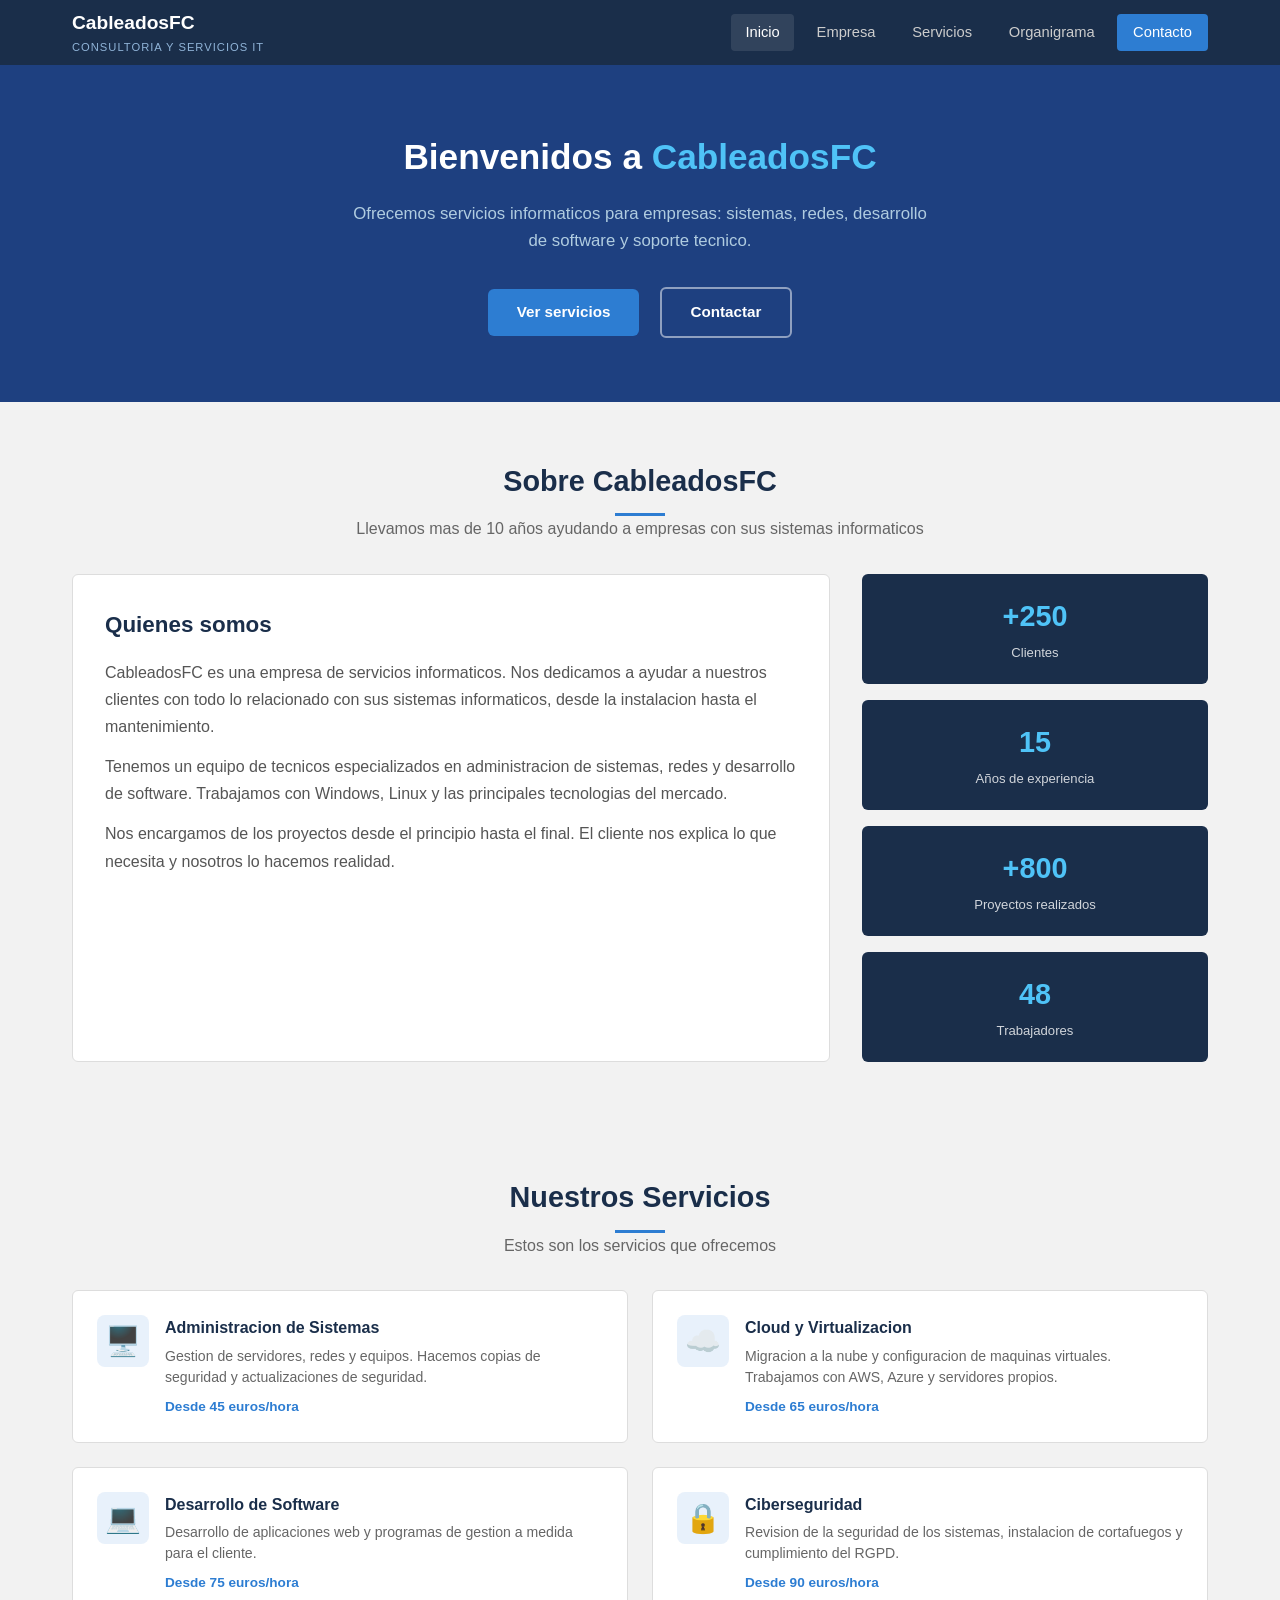
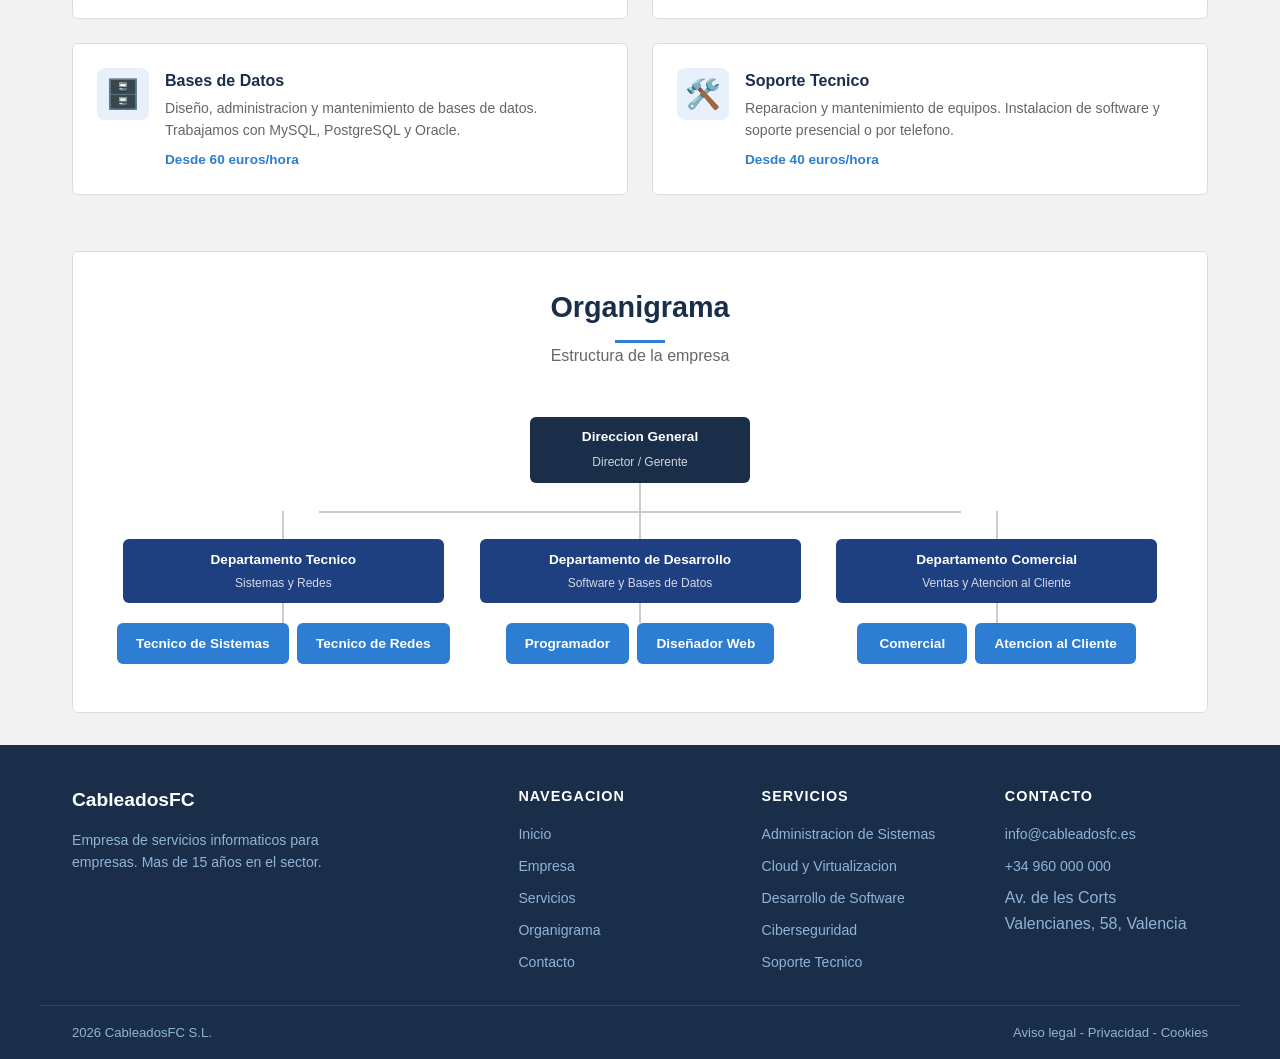
<file: WEB_PI/index.html>
<!DOCTYPE html>
<html lang="es">
<head>
  <meta charset="UTF-8">
  <meta name="viewport" content="width=device-width, initial-scale=1.0">
  <title>CableadosFC - Servicios Informaticos</title>
  <link rel="stylesheet" href="CSS/styles.css">
</head>
<body>

  <header>
    <div class="header-inner">
      <a href="index.html" class="logo">
        <span class="logo-name">CableadosFC</span>
        <span class="logo-tagline">Consultoria y Servicios IT</span>
      </a>
      <nav>
        <a href="index.html" class="active">Inicio</a>
        <a href="#empresa">Empresa</a>
        <a href="#servicios">Servicios</a>
        <a href="#organigrama">Organigrama</a>
        <a href="HTML/contacto.html" class="nav-cta">Contacto</a>
      </nav>
    </div>
  </header>

  <section class="hero">
    <div class="hero-content">
      <h1>Bienvenidos a <span>CableadosFC</span></h1>
      <p>Ofrecemos servicios informaticos para empresas: sistemas, redes, desarrollo de software y soporte tecnico.</p>
      <div>
        <a href="#servicios" class="btn btn-primary">Ver servicios</a>
        <a href="HTML/contacto.html" class="btn btn-outline">Contactar</a>
      </div>
    </div>
  </section>

  <main>

    <section id="empresa">
      <div class="section-header">
        <h2>Sobre CableadosFC</h2>
        <div class="divider"></div>
        <p>Llevamos mas de 10 años ayudando a empresas con sus sistemas informaticos</p>
      </div>
      <div class="empresa-grid">
        <article class="empresa-desc">
          <h2>Quienes somos</h2>
          <p>
            CableadosFC es una empresa de servicios informaticos. Nos dedicamos a ayudar a nuestros clientes con todo lo relacionado con sus sistemas informaticos, desde la instalacion hasta el mantenimiento.
          </p>
          <p>
            Tenemos un equipo de tecnicos especializados en administracion de sistemas, redes y desarrollo de software. Trabajamos con Windows, Linux y las principales tecnologias del mercado.
          </p>
          <p>
            Nos encargamos de los proyectos desde el principio hasta el final. El cliente nos explica lo que necesita y nosotros lo hacemos realidad.
          </p>
        </article>
        <aside class="empresa-stats">
          <div class="stat-card">
            <span class="stat-number">+250</span>
            <span class="stat-label">Clientes</span>
          </div>
          <div class="stat-card">
            <span class="stat-number">15</span>
            <span class="stat-label">Años de experiencia</span>
          </div>
          <div class="stat-card">
            <span class="stat-number">+800</span>
            <span class="stat-label">Proyectos realizados</span>
          </div>
          <div class="stat-card">
            <span class="stat-number">48</span>
            <span class="stat-label">Trabajadores</span>
          </div>
        </aside>
      </div>
    </section>

    <section id="servicios">
      <div class="section-header">
        <h2>Nuestros Servicios</h2>
        <div class="divider"></div>
        <p>Estos son los servicios que ofrecemos</p>
      </div>
      <div class="servicios-grid">

        <article class="servicio-card">
          <div class="servicio-icon">🖥️</div>
          <div class="servicio-info">
            <h3>Administracion de Sistemas</h3>
            <p>Gestion de servidores, redes y equipos. Hacemos copias de seguridad y actualizaciones de seguridad.</p>
            <span class="precio">Desde 45 euros/hora</span>
          </div>
        </article>

        <article class="servicio-card">
          <div class="servicio-icon">☁️</div>
          <div class="servicio-info">
            <h3>Cloud y Virtualizacion</h3>
            <p>Migracion a la nube y configuracion de maquinas virtuales. Trabajamos con AWS, Azure y servidores propios.</p>
            <span class="precio">Desde 65 euros/hora</span>
          </div>
        </article>

        <article class="servicio-card">
          <div class="servicio-icon">💻</div>
          <div class="servicio-info">
            <h3>Desarrollo de Software</h3>
            <p>Desarrollo de aplicaciones web y programas de gestion a medida para el cliente.</p>
            <span class="precio">Desde 75 euros/hora</span>
          </div>
        </article>

        <article class="servicio-card">
          <div class="servicio-icon">🔒</div>
          <div class="servicio-info">
            <h3>Ciberseguridad</h3>
            <p>Revision de la seguridad de los sistemas, instalacion de cortafuegos y cumplimiento del RGPD.</p>
            <span class="precio">Desde 90 euros/hora</span>
          </div>
        </article>

        <article class="servicio-card">
          <div class="servicio-icon">🗄️</div>
          <div class="servicio-info">
            <h3>Bases de Datos</h3>
            <p>Diseño, administracion y mantenimiento de bases de datos. Trabajamos con MySQL, PostgreSQL y Oracle.</p>
            <span class="precio">Desde 60 euros/hora</span>
          </div>
        </article>

        <article class="servicio-card">
          <div class="servicio-icon">🛠️</div>
          <div class="servicio-info">
            <h3>Soporte Tecnico</h3>
            <p>Reparacion y mantenimiento de equipos. Instalacion de software y soporte presencial o por telefono.</p>
            <span class="precio">Desde 40 euros/hora</span>
          </div>
        </article>

      </div>
    </section>

    <section id="organigrama">
      <div class="section-header">
        <h2>Organigrama</h2>
        <div class="divider"></div>
        <p>Estructura de la empresa</p>
      </div>

      <div id="org-wrap">
        <div class="org-chart">

          <div class="org-node" style="max-width:220px; width:100%;">
            <strong>Direccion General</strong>
            <span>Director / Gerente</span>
          </div>

          <div class="org-line-v"></div>

          <div style="display:flex; width:100%; justify-content:center; position:relative;">
            <div style="position:absolute; top:0; left:20%; right:20%; height:2px; background:#ccc;"></div>
            <div class="org-branch" style="flex:1;">
              <div class="org-line-v" style="height:28px;"></div>
              <div class="org-node secondary" style="width:90%;">
                <strong>Departamento Tecnico</strong>
                <span>Sistemas y Redes</span>
              </div>
              <div class="org-line-v" style="height:20px;"></div>
              <div style="display:flex; gap:0.5rem; justify-content:center; width:100%;">
                <div class="org-node tertiary"><strong>Tecnico de Sistemas</strong></div>
                <div class="org-node tertiary"><strong>Tecnico de Redes</strong></div>
              </div>
            </div>

            <div class="org-branch" style="flex:1;">
              <div class="org-line-v" style="height:28px;"></div>
              <div class="org-node secondary" style="width:90%;">
                <strong>Departamento de Desarrollo</strong>
                <span>Software y Bases de Datos</span>
              </div>
              <div class="org-line-v" style="height:20px;"></div>
              <div style="display:flex; gap:0.5rem; justify-content:center; width:100%;">
                <div class="org-node tertiary"><strong>Programador</strong></div>
                <div class="org-node tertiary"><strong>Diseñador Web</strong></div>
              </div>
            </div>

            <div class="org-branch" style="flex:1;">
              <div class="org-line-v" style="height:28px;"></div>
              <div class="org-node secondary" style="width:90%;">
                <strong>Departamento Comercial</strong>
                <span>Ventas y Atencion al Cliente</span>
              </div>
              <div class="org-line-v" style="height:20px;"></div>
              <div style="display:flex; gap:0.5rem; justify-content:center; width:100%;">
                <div class="org-node tertiary"><strong>Comercial</strong></div>
                <div class="org-node tertiary"><strong>Atencion al Cliente</strong></div>
              </div>
            </div>
          </div>

        </div>
      </div>
    </section>

  </main>

  <footer>
    <div class="footer-main">
      <div class="footer-brand">
        <span class="logo-name">CableadosFC</span>
        <p>Empresa de servicios informaticos para empresas. Mas de 15 años en el sector.</p>
      </div>
      <div class="footer-col">
        <h4>Navegacion</h4>
        <ul>
          <li><a href="index.html">Inicio</a></li>
          <li><a href="#empresa">Empresa</a></li>
          <li><a href="#servicios">Servicios</a></li>
          <li><a href="#organigrama">Organigrama</a></li>
          <li><a href="HTML/contacto.html">Contacto</a></li>
        </ul>
      </div>
      <div class="footer-col">
        <h4>Servicios</h4>
        <ul>
          <li><a href="#servicios">Administracion de Sistemas</a></li>
          <li><a href="#servicios">Cloud y Virtualizacion</a></li>
          <li><a href="#servicios">Desarrollo de Software</a></li>
          <li><a href="#servicios">Ciberseguridad</a></li>
          <li><a href="#servicios">Soporte Tecnico</a></li>
        </ul>
      </div>
      <div class="footer-col">
        <h4>Contacto</h4>
        <ul>
          <li><a href="mailto:info@cableadosfc.es">info@cableadosfc.es</a></li>
          <li><a href="tel:+34960000000">+34 960 000 000</a></li>
          <li>Av. de les Corts Valencianes, 58, Valencia</li>
        </ul>
      </div>
    </div>
    <div class="footer-bottom">
      <span>2026 CableadosFC S.L.</span>
      <div>
        <a href="#">Aviso legal</a> -
        <a href="#">Privacidad</a> -
        <a href="#">Cookies</a>
      </div>
    </div>
  </footer>

</body>
</html>
</file>
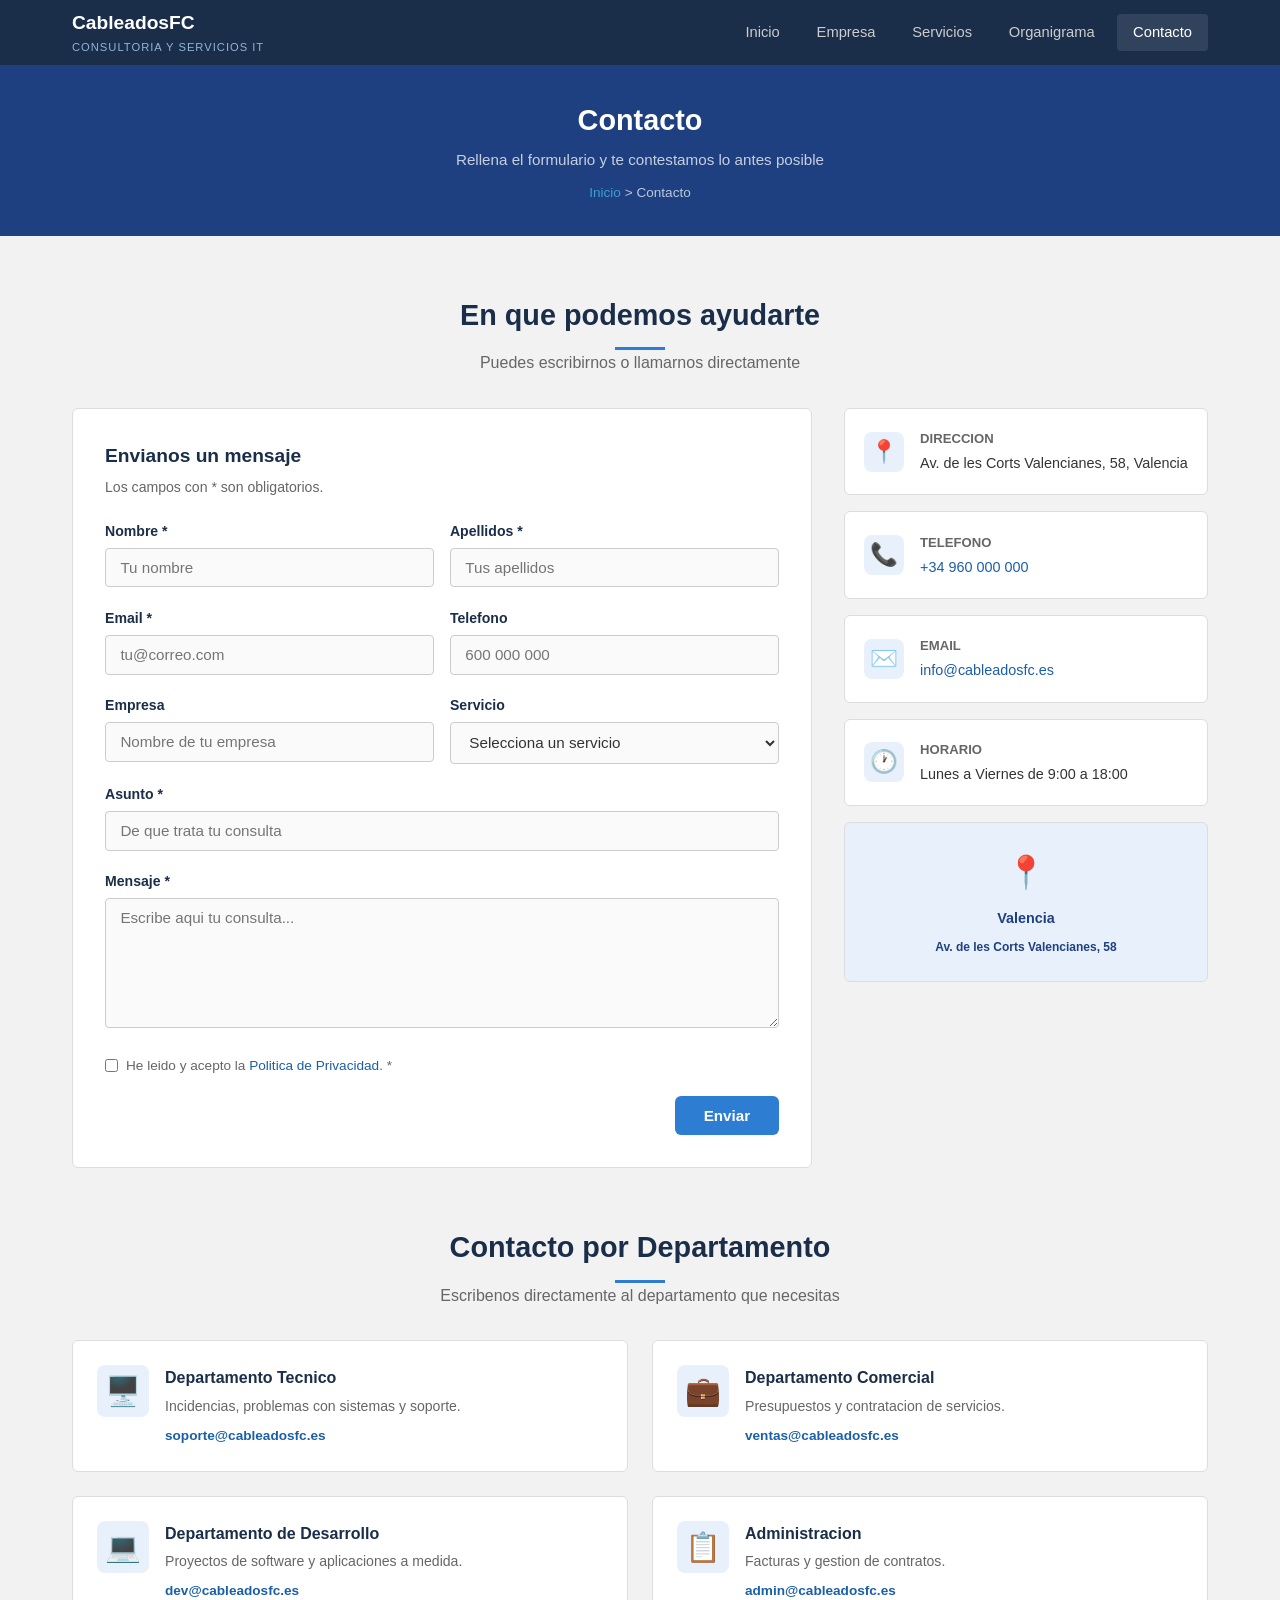
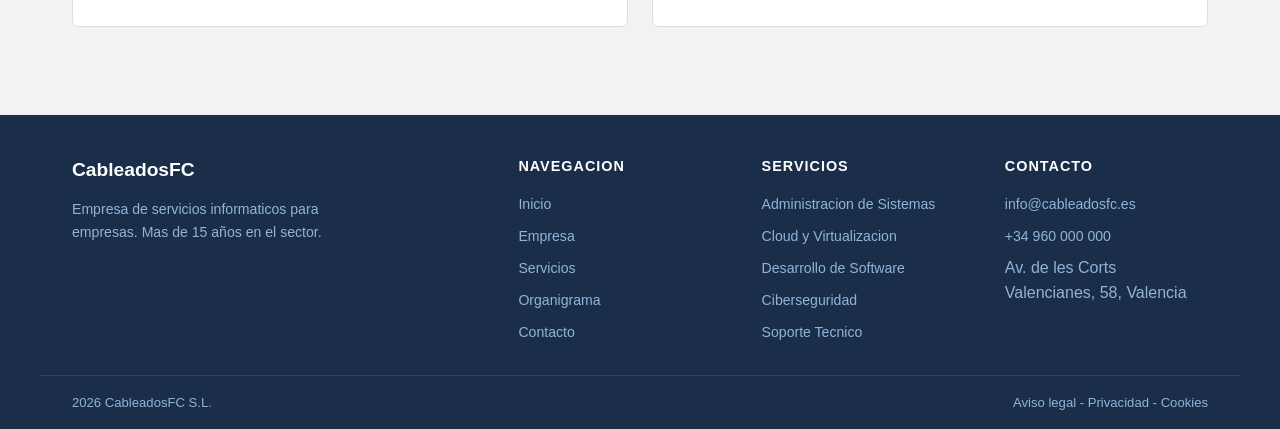
<file: WEB_PI/HTML/contacto.html>
<!DOCTYPE html>
<html lang="es">
<head>
  <meta charset="UTF-8">
  <meta name="viewport" content="width=device-width, initial-scale=1.0">
  <title>Contacto - CableadosFC</title>
  <link rel="stylesheet" href="../CSS/styles.css">
</head>
<body>

  <header>
    <div class="header-inner">
      <a href="../index.html" class="logo">
        <span class="logo-name">CableadosFC</span>
        <span class="logo-tagline">Consultoria y Servicios IT</span>
      </a>
      <nav>
        <a href="../index.html">Inicio</a>
        <a href="../index.html#empresa">Empresa</a>
        <a href="../index.html#servicios">Servicios</a>
        <a href="../index.html#organigrama">Organigrama</a>
        <a href="contacto.html" class="nav-cta active">Contacto</a>
      </nav>
    </div>
  </header>

  <div class="breadcrumb">
    <h1>Contacto</h1>
    <p>Rellena el formulario y te contestamos lo antes posible</p>
    <div class="breadcrumb-nav">
      <a href="../index.html">Inicio</a> > Contacto
    </div>
  </div>

  <main>

    <section>
      <div class="section-header">
        <h2>En que podemos ayudarte</h2>
        <div class="divider"></div>
        <p>Puedes escribirnos o llamarnos directamente</p>
      </div>

      <div class="contacto-layout">

        <div class="contacto-form-wrap">
          <p class="form-title">Envianos un mensaje</p>
          <p class="form-subtitle">Los campos con * son obligatorios.</p>

          <form action="#" method="post">

            <div class="form-row">
              <div class="form-group">
                <label for="nombre">Nombre *</label>
                <input type="text" id="nombre" name="nombre" placeholder="Tu nombre" required>
              </div>
              <div class="form-group">
                <label for="apellidos">Apellidos *</label>
                <input type="text" id="apellidos" name="apellidos" placeholder="Tus apellidos" required>
              </div>
            </div>

            <div class="form-row">
              <div class="form-group">
                <label for="email">Email *</label>
                <input type="email" id="email" name="email" placeholder="tu@correo.com" required>
              </div>
              <div class="form-group">
                <label for="telefono">Telefono</label>
                <input type="tel" id="telefono" name="telefono" placeholder="600 000 000">
              </div>
            </div>

            <div class="form-row">
              <div class="form-group">
                <label for="empresa">Empresa</label>
                <input type="text" id="empresa" name="empresa" placeholder="Nombre de tu empresa">
              </div>
              <div class="form-group">
                <label for="servicio">Servicio</label>
                <select id="servicio" name="servicio">
                  <option value="">Selecciona un servicio</option>
                  <option value="sistemas">Administracion de Sistemas</option>
                  <option value="cloud">Cloud y Virtualizacion</option>
                  <option value="desarrollo">Desarrollo de Software</option>
                  <option value="seguridad">Ciberseguridad</option>
                  <option value="bbdd">Bases de Datos</option>
                  <option value="hardware">Soporte Tecnico</option>
                  <option value="otro">Otro</option>
                </select>
              </div>
            </div>

            <div class="form-group">
              <label for="asunto">Asunto *</label>
              <input type="text" id="asunto" name="asunto" placeholder="De que trata tu consulta" required>
            </div>

            <div class="form-group">
              <label for="mensaje">Mensaje *</label>
              <textarea id="mensaje" name="mensaje" placeholder="Escribe aqui tu consulta..." required></textarea>
            </div>

            <div class="form-group" style="display:flex; align-items:flex-start; gap:0.5rem;">
              <input type="checkbox" id="privacidad" name="privacidad" required style="width:auto; margin-top:4px;">
              <label for="privacidad" style="font-weight:normal; color:#666; font-size:0.85rem; margin:0;">
                He leido y acepto la <a href="../politica-privacidad.html">Politica de Privacidad</a>. *
              </label>
            </div>

            <div class="form-submit">
              <button type="submit" class="btn btn-primary">Enviar</button>
            </div>

          </form>
        </div>

        <aside>
          <div class="contacto-info">

            <div class="info-card">
              <div class="info-icon">📍</div>
              <div>
                <h4>Direccion</h4>
                <p>Av. de les Corts Valencianes, 58, Valencia</p>
              </div>
            </div>

            <div class="info-card">
              <div class="info-icon">📞</div>
              <div>
                <h4>Telefono</h4>
                <p><a href="tel:+34960000000">+34 960 000 000</a></p>
              </div>
            </div>

            <div class="info-card">
              <div class="info-icon">✉️</div>
              <div>
                <h4>Email</h4>
                <p><a href="mailto:info@cableadosfc.es">info@cableadosfc.es</a></p>
              </div>
            </div>

            <div class="info-card">
              <div class="info-icon">🕐</div>
              <div>
                <h4>Horario</h4>
                <p>Lunes a Viernes de 9:00 a 18:00</p>
              </div>
            </div>

            <div class="mapa">
              <span>📍</span>
              <strong>Valencia</strong>
              <small>Av. de les Corts Valencianes, 58</small>
            </div>

          </div>
        </aside>

      </div>
    </section>

    <section style="padding-top:0;">
      <div class="section-header">
        <h2>Contacto por Departamento</h2>
        <div class="divider"></div>
        <p>Escribenos directamente al departamento que necesitas</p>
      </div>
      <div class="servicios-grid">
        <article class="servicio-card">
          <div class="servicio-icon">🖥️</div>
          <div class="servicio-info">
            <h3>Departamento Tecnico</h3>
            <p>Incidencias, problemas con sistemas y soporte.</p>
            <span class="precio"><a href="mailto:soporte@cableadosfc.es">soporte@cableadosfc.es</a></span>
          </div>
        </article>
        <article class="servicio-card">
          <div class="servicio-icon">💼</div>
          <div class="servicio-info">
            <h3>Departamento Comercial</h3>
            <p>Presupuestos y contratacion de servicios.</p>
            <span class="precio"><a href="mailto:ventas@cableadosfc.es">ventas@cableadosfc.es</a></span>
          </div>
        </article>
        <article class="servicio-card">
          <div class="servicio-icon">💻</div>
          <div class="servicio-info">
            <h3>Departamento de Desarrollo</h3>
            <p>Proyectos de software y aplicaciones a medida.</p>
            <span class="precio"><a href="mailto:dev@cableadosfc.es">dev@cableadosfc.es</a></span>
          </div>
        </article>
        <article class="servicio-card">
          <div class="servicio-icon">📋</div>
          <div class="servicio-info">
            <h3>Administracion</h3>
            <p>Facturas y gestion de contratos.</p>
            <span class="precio"><a href="mailto:admin@cableadosfc.es">admin@cableadosfc.es</a></span>
          </div>
        </article>
      </div>
    </section>

  </main>

  <footer>
    <div class="footer-main">
      <div class="footer-brand">
        <span class="logo-name">CableadosFC</span>
        <p>Empresa de servicios informaticos para empresas. Mas de 15 años en el sector.</p>
      </div>
      <div class="footer-col">
        <h4>Navegacion</h4>
        <ul>
          <li><a href="../index.html">Inicio</a></li>
          <li><a href="../index.html#empresa">Empresa</a></li>
          <li><a href="../index.html#servicios">Servicios</a></li>
          <li><a href="../index.html#organigrama">Organigrama</a></li>
          <li><a href="contacto.html">Contacto</a></li>
        </ul>
      </div>
      <div class="footer-col">
        <h4>Servicios</h4>
        <ul>
          <li><a href="../index.html#servicios">Administracion de Sistemas</a></li>
          <li><a href="../index.html#servicios">Cloud y Virtualizacion</a></li>
          <li><a href="../index.html#servicios">Desarrollo de Software</a></li>
          <li><a href="../index.html#servicios">Ciberseguridad</a></li>
          <li><a href="../index.html#servicios">Soporte Tecnico</a></li>
        </ul>
      </div>
      <div class="footer-col">
        <h4>Contacto</h4>
        <ul>
          <li><a href="mailto:info@cableadosfc.es">info@cableadosfc.es</a></li>
          <li><a href="tel:+34960000000">+34 960 000 000</a></li>
          <li>Av. de les Corts Valencianes, 58, Valencia</li>
        </ul>
      </div>
    </div>
    <div class="footer-bottom">
      <span>2026 CableadosFC S.L.</span>
      <div>
        <a href="#">Aviso legal</a> -
        <a href="#">Privacidad</a> -
        <a href="#">Cookies</a>
      </div>
    </div>
  </footer>

</body>
</html>
</file>
<file: WEB_PI/CSS/styles.css>
* {
  box-sizing: border-box;
  margin: 0;
  padding: 0;
}

body {
  font-family: Arial, sans-serif;
  font-size: 16px;
  color: #333;
  background: #f2f2f2;
  line-height: 1.6;
}

a {
  color: #1a5fa8;
  text-decoration: none;
}

a:hover {
  text-decoration: underline;
}

img {
  max-width: 100%;
}

header {
  background: #1a2e4a;
  position: sticky;
  top: 0;
  z-index: 100;
}

.header-inner {
  max-width: 1200px;
  margin: 0 auto;
  padding: 0 2rem;
  display: flex;
  align-items: center;
  justify-content: space-between;
  height: 65px;
}

.logo {
  text-decoration: none;
}

.logo-name {
  font-size: 1.2rem;
  font-weight: bold;
  color: #fff;
}

.logo-tagline {
  font-size: 0.7rem;
  color: #90b4d8;
  display: block;
  text-transform: uppercase;
  letter-spacing: 1px;
}

nav {
  display: flex;
  align-items: center;
  gap: 0.5rem;
}

nav a {
  color: #ccc;
  padding: 0.4rem 0.9rem;
  border-radius: 4px;
  font-size: 0.92rem;
  text-decoration: none;
}

nav a:hover, nav a.active {
  color: #fff;
  background: rgba(255,255,255,0.1);
  text-decoration: none;
}

.nav-cta {
  background: #2d7dd2;
  color: white !important;
  padding: 0.4rem 1rem !important;
}

.nav-cta:hover {
  background: #1a5fa8 !important;
}

.hero {
  background: #1e4080;
  color: #fff;
  padding: 4rem 2rem;
  text-align: center;
}

.hero-content {
  max-width: 750px;
  margin: 0 auto;
}

.hero h1 {
  font-size: 2.2rem;
  font-weight: bold;
  margin-bottom: 1rem;
}

.hero h1 span {
  color: #4fc3f7;
}

.hero p {
  font-size: 1.05rem;
  color: #b0cce0;
  max-width: 580px;
  margin: 0 auto 2rem;
}

.btn {
  display: inline-block;
  padding: 0.7rem 1.8rem;
  border-radius: 6px;
  font-weight: bold;
  font-size: 0.95rem;
  cursor: pointer;
  border: none;
  font-family: Arial, sans-serif;
  text-decoration: none;
}

.btn-primary {
  background: #2d7dd2;
  color: white;
}

.btn-primary:hover {
  background: #1a5fa8;
  color: white;
  text-decoration: none;
}

.btn-outline {
  background: transparent;
  color: white;
  border: 2px solid rgba(255,255,255,0.5);
  margin-left: 1rem;
}

.btn-outline:hover {
  background: rgba(255,255,255,0.1);
  color: white;
  text-decoration: none;
}

main {
  max-width: 1200px;
  margin: 0 auto;
  padding: 0 2rem;
}

section {
  padding: 3.5rem 0;
}

.section-header {
  text-align: center;
  margin-bottom: 2rem;
}

.section-header h2 {
  font-size: 1.8rem;
  font-weight: bold;
  color: #1a2e4a;
  margin-bottom: 0.5rem;
}

.section-header p {
  color: #666;
  font-size: 1rem;
}

.divider {
  width: 50px;
  height: 3px;
  background: #2d7dd2;
  margin: 0.6rem auto 0;
}

.servicios-grid {
  display: flex;
  flex-wrap: wrap;
  gap: 1.5rem;
}

.servicio-card {
  flex: 1 1 calc(50% - 0.75rem);
  background: #fff;
  border-radius: 6px;
  padding: 1.5rem;
  border: 1px solid #ddd;
  display: flex;
  gap: 1rem;
  align-items: flex-start;
}

.servicio-card:hover {
  border-color: #2d7dd2;
}

.servicio-icon {
  font-size: 1.8rem;
  width: 52px;
  height: 52px;
  background: #e8f1fb;
  border-radius: 8px;
  display: flex;
  align-items: center;
  justify-content: center;
  flex-shrink: 0;
}

.servicio-info h3 {
  font-size: 1rem;
  font-weight: bold;
  color: #1a2e4a;
  margin-bottom: 0.3rem;
}

.servicio-info p {
  font-size: 0.88rem;
  color: #666;
  line-height: 1.5;
}

.servicio-info .precio {
  margin-top: 0.5rem;
  font-size: 0.85rem;
  font-weight: bold;
  color: #2d7dd2;
  display: block;
}

#organigrama {
  background: #fff;
  border-radius: 6px;
  padding: 2rem;
  border: 1px solid #ddd;
}

.org-chart {
  display: flex;
  flex-direction: column;
  align-items: center;
  overflow-x: auto;
  padding: 1rem 0;
}

.org-line-v {
  width: 2px;
  height: 28px;
  background: #ccc;
  margin: 0 auto;
}

.org-branch {
  display: flex;
  flex-direction: column;
  align-items: center;
  flex: 1;
}

.org-node {
  background: #1a2e4a;
  color: white;
  border-radius: 6px;
  padding: 0.6rem 1.2rem;
  text-align: center;
  min-width: 140px;
}

.org-node.secondary {
  background: #1e4080;
  font-size: 0.9rem;
}

.org-node.tertiary {
  background: #2d7dd2;
  font-size: 0.85rem;
  min-width: 110px;
}

.org-node strong {
  display: block;
  font-size: 0.85rem;
  font-weight: bold;
}

.org-node span {
  font-size: 0.75rem;
  opacity: 0.8;
}

.empresa-grid {
  display: flex;
  gap: 2rem;
  align-items: stretch;
}

.empresa-desc {
  flex: 2;
  background: #fff;
  border-radius: 6px;
  padding: 2rem;
  border: 1px solid #ddd;
}

.empresa-stats {
  flex: 1;
  display: flex;
  flex-direction: column;
  gap: 1rem;
}

.stat-card {
  background: #1a2e4a;
  color: white;
  border-radius: 6px;
  padding: 1.2rem;
  text-align: center;
}

.stat-number {
  font-size: 1.8rem;
  font-weight: bold;
  color: #4fc3f7;
  display: block;
}

.stat-label {
  font-size: 0.82rem;
  opacity: 0.8;
}

.empresa-desc h2 {
  color: #1a2e4a;
  font-size: 1.4rem;
  margin-bottom: 1rem;
  font-weight: bold;
}

.empresa-desc p {
  color: #555;
  margin-bottom: 0.8rem;
  line-height: 1.7;
}

.contacto-layout {
  display: flex;
  gap: 2rem;
  align-items: flex-start;
}

.contacto-form-wrap {
  flex: 3;
  background: #fff;
  border-radius: 6px;
  padding: 2rem;
  border: 1px solid #ddd;
}

.contacto-info {
  flex: 1.5;
  display: flex;
  flex-direction: column;
  gap: 1rem;
}

.info-card {
  background: #fff;
  border-radius: 6px;
  padding: 1.2rem;
  border: 1px solid #ddd;
  display: flex;
  align-items: center;
  gap: 1rem;
}

.info-icon {
  font-size: 1.4rem;
  width: 40px;
  height: 40px;
  background: #e8f1fb;
  border-radius: 8px;
  display: flex;
  align-items: center;
  justify-content: center;
  flex-shrink: 0;
}

.info-card h4 {
  font-size: 0.82rem;
  font-weight: bold;
  color: #666;
  text-transform: uppercase;
  margin-bottom: 0.2rem;
}

.info-card p {
  font-size: 0.9rem;
  color: #333;
}

.form-group {
  margin-bottom: 1.2rem;
}

.form-group label {
  display: block;
  font-size: 0.88rem;
  font-weight: bold;
  color: #1a2e4a;
  margin-bottom: 0.35rem;
}

.form-group input,
.form-group textarea,
.form-group select {
  width: 100%;
  padding: 0.65rem 0.9rem;
  border: 1px solid #ccc;
  border-radius: 4px;
  font-family: Arial, sans-serif;
  font-size: 0.95rem;
  color: #333;
  background: #fafafa;
  outline: none;
}

.form-group input:focus,
.form-group textarea:focus,
.form-group select:focus {
  border-color: #2d7dd2;
  background: white;
}

.form-group textarea {
  resize: vertical;
  min-height: 130px;
}

.form-row {
  display: flex;
  gap: 1rem;
}

.form-row .form-group {
  flex: 1;
}

.form-submit {
  text-align: right;
  margin-top: 0.5rem;
}

.form-title {
  font-size: 1.2rem;
  font-weight: bold;
  color: #1a2e4a;
  margin-bottom: 0.3rem;
}

.form-subtitle {
  font-size: 0.88rem;
  color: #666;
  margin-bottom: 1.3rem;
}

.mapa {
  background: #e8f1fb;
  border-radius: 6px;
  height: 160px;
  display: flex;
  align-items: center;
  justify-content: center;
  flex-direction: column;
  gap: 0.5rem;
  color: #1e4080;
  font-weight: bold;
  font-size: 0.9rem;
  border: 1px solid #ddd;
}

.mapa span {
  font-size: 2rem;
}

footer {
  background: #1a2e4a;
  color: #90b4d8;
  margin-top: 2rem;
}

.footer-main {
  max-width: 1200px;
  margin: 0 auto;
  padding: 2.5rem 2rem 1.5rem;
  display: flex;
  gap: 2.5rem;
  flex-wrap: wrap;
}

.footer-brand {
  flex: 2;
}

.footer-col {
  flex: 1;
  min-width: 140px;
}

.footer-brand p {
  margin-top: 0.8rem;
  font-size: 0.88rem;
  line-height: 1.6;
  max-width: 300px;
}

.footer-col h4 {
  color: #fff;
  font-size: 0.9rem;
  font-weight: bold;
  text-transform: uppercase;
  letter-spacing: 1px;
  margin-bottom: 0.8rem;
}

.footer-col ul {
  list-style: none;
}

.footer-col ul li {
  margin-bottom: 0.4rem;
}

.footer-col ul li a {
  color: #90b4d8;
  font-size: 0.88rem;
}

.footer-col ul li a:hover {
  color: #fff;
}

.footer-bottom {
  border-top: 1px solid rgba(255,255,255,0.1);
  padding: 1rem 2rem;
  max-width: 1200px;
  margin: 0 auto;
  display: flex;
  justify-content: space-between;
  align-items: center;
  font-size: 0.82rem;
  flex-wrap: wrap;
  gap: 0.5rem;
}

.footer-bottom a {
  color: #90b4d8;
}

.footer-bottom a:hover {
  color: white;
}

.breadcrumb {
  background: #1e4080;
  padding: 2rem;
  color: white;
  text-align: center;
}

.breadcrumb h1 {
  font-size: 1.8rem;
  font-weight: bold;
}

.breadcrumb p {
  opacity: 0.75;
  margin-top: 0.3rem;
  font-size: 0.95rem;
}

.breadcrumb-nav {
  margin-top: 0.6rem;
  font-size: 0.85rem;
  opacity: 0.7;
}

.breadcrumb-nav a {
  color: #4fc3f7;
}

@keyframes fadeInUp {
  from { opacity: 0; transform: translateY(20px); }
  to   { opacity: 1; transform: translateY(0); }
}

.hero-content {
  animation: fadeInUp 0.7s ease both;
}

.servicio-card {
  transition: transform 0.2s ease, border-color 0.2s ease;
}

.servicio-card:hover {
  transform: translateY(-4px);
}

@media (max-width: 900px) {
  .empresa-grid { flex-direction: column; }
  .empresa-stats { flex-direction: row; }
  .contacto-layout { flex-direction: column; }
}

@media (max-width: 768px) {
  .header-inner { padding: 0 1rem; }
  .logo-tagline { display: none; }
  nav a { padding: 0.35rem 0.5rem; font-size: 0.82rem; }
  .hero { padding: 2.5rem 1.5rem; }
  .btn-outline { display: none; }
  main { padding: 0 1rem; }
  section { padding: 2rem 0; }
  .servicio-card { flex: 1 1 100%; }
  .form-row { flex-direction: column; gap: 0; }
  .empresa-stats { flex-direction: column; }
  .footer-main { flex-direction: column; gap: 1.5rem; }
  .footer-bottom { flex-direction: column; text-align: center; }
}

@media (max-width: 480px) {
  nav a:not(.nav-cta) { display: none; }
  .org-node { min-width: 90px; padding: 0.4rem 0.6rem; font-size: 0.78rem; }
}
</file>
